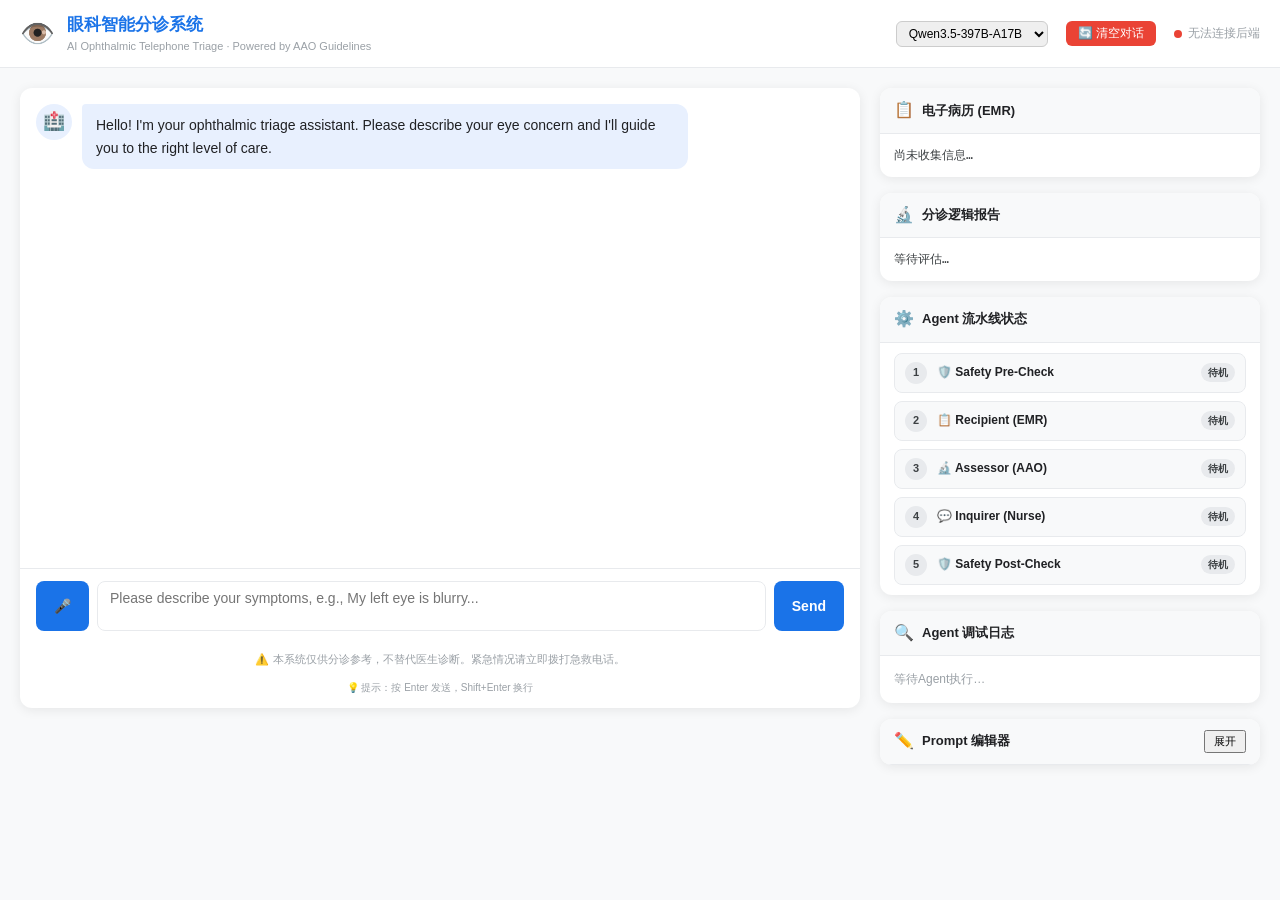
<file: frontend/index.html>
<!DOCTYPE html>
<html lang="zh-CN">
<head>
  <meta charset="UTF-8" />
  <meta name="viewport" content="width=device-width, initial-scale=1.0" />
  <title>眼科智能分诊 · Ophthalmic Triage</title>
  <link rel="stylesheet" href="style.css" />
</head>
<body>
  <!-- ── Header ─────────────────────────────────── -->
  <header class="site-header">
    <div class="header-inner">
      <div class="logo">
        <div class="logo-icon">👁️</div>
        <div>
          <div class="logo-title">眼科智能分诊系统</div>
          <div class="logo-sub">AI Ophthalmic Telephone Triage · Powered by AAO Guidelines</div>
        </div>
      </div>
      <div class="header-status">
        <select id="modelSelect" style="margin-right: 12px; padding: 4px 8px; font-size: 12px; border-radius: 6px; border: 1px solid #ccc;">
          <option value="Qwen/Qwen3.5-4B">Qwen3.5-4B</option>
          <option value="Qwen/Qwen3-8B">Qwen3-8B</option>
          <option value="Qwen/Qwen3.5-9B">Qwen3.5-9B</option>
          <option value="Qwen/Qwen3.5-27B">Qwen3.5-27B</option>
          <option value="Qwen/Qwen3.5-122B-A10B">Qwen3.5-122B-A10B</option>
          <option value="Qwen/Qwen3-235B-A22B-Instruct-2507">Qwen3-235B-A22B</option>
          <option value="Qwen/Qwen3.5-397B-A17B" selected>Qwen3.5-397B-A17B</option>
        </select>
        <button id="clearBtn" style="margin-right: 12px; padding: 4px 12px; font-size: 12px; cursor: pointer; background: #ea4335; color: white; border: none; border-radius: 6px;">🔄 清空对话</button>
        <span class="status-dot" id="statusDot"></span>
        <span id="statusLabel">正在连接…</span>
      </div>
    </div>
  </header>

  <!-- ── Main layout ────────────────────────────── -->
  <main class="main-layout">

    <!-- Chat column -->
    <section class="chat-column">
      <div class="chat-card">
        <!-- Triage badge -->
        <div class="triage-badge" id="triageBadge" style="display:none">
          <span class="badge-label">当前分诊等级</span>
          <span class="badge-value" id="triageLevel">—</span>
        </div>

        <!-- Messages -->
        <div class="messages" id="messages">
          <div class="msg assistant">
            <div class="msg-avatar">🏥</div>
            <div class="msg-bubble">
              <p>Hello! I'm your ophthalmic triage assistant. Please describe your eye concern and I'll guide you to the right level of care.</p>
            </div>
          </div>
        </div>

        <!-- Typing indicator -->
        <div class="typing-row" id="typingRow" style="display:none">
          <div class="typing-dot"></div>
          <div class="typing-dot"></div>
          <div class="typing-dot"></div>
          <span>正在分析…</span>
        </div>

        <!-- Input -->
        <div class="input-area">
          <button id="voiceBtn" class="voice-btn" title="语音输入">🎤</button>
          <textarea
            id="userInput"
            placeholder="Please describe your symptoms, e.g., My left eye is blurry..."
            rows="2"
          ></textarea>
          <button id="sendBtn" onclick="sendMessage()">
            <span id="sendIcon">Send</span>
          </button>
        </div>

        <!-- Disclaimer -->
        <p class="disclaimer">
          ⚠️ 本系统仅供分诊参考，不替代医生诊断。紧急情况请立即拨打急救电话。
        </p>
        <p class="disclaimer" style="margin-top: -8px; font-size: 10px;">
          💡 提示：按 Enter 发送，Shift+Enter 换行
        </p>
      </div>

      <!-- Final Disposition Result -->
      <div id="finalResult" class="final-result" style="display: none;">
        <div class="result-header">📋 最终分诊结果</div>
        <div class="result-content">
          <div class="result-section">
            <h4>分诊等级</h4>
            <div id="finalTriageLevel"></div>
          </div>
          <div class="result-section">
            <h4>完整病历 (EMR)</h4>
            <pre id="finalEmr"></pre>
          </div>
          <div class="result-section">
            <h4>分诊报告</h4>
            <pre id="finalReport"></pre>
          </div>
        </div>
      </div>
    </section>

    <!-- Sidebar column -->
    <aside class="sidebar-column">

      <!-- EMR card -->
      <div class="side-card">
        <div class="side-card-title">
          <span class="side-icon">📋</span> 电子病历 (EMR)
        </div>
        <pre id="emrContent" class="code-block">尚未收集信息…</pre>
      </div>

      <!-- Triage report card -->
      <div class="side-card">
        <div class="side-card-title">
          <span class="side-icon">🔬</span> 分诊逻辑报告
        </div>
        <pre id="reportContent" class="code-block">等待评估…</pre>
      </div>

      <!-- Pipeline card -->
      <div class="side-card">
        <div class="side-card-title">
          <span class="side-icon">⚙️</span> Agent 流水线状态
        </div>
        <div id="pipelineSteps" class="pipeline-steps">
          <div class="pipeline-idle">等待首条消息…</div>
        </div>
      </div>

      <!-- Agent Debug card -->
      <div class="side-card">
        <div class="side-card-title">
          <span class="side-icon">🔍</span> Agent 调试日志
        </div>
        <div id="agentDebug" class="agent-debug">
          <div class="debug-idle">等待Agent执行…</div>
        </div>
      </div>

      <!-- Prompt Editor card -->
      <div class="side-card">
        <div class="side-card-title">
          <span class="side-icon">✏️</span> Prompt 编辑器
          <button id="togglePromptEditor" style="margin-left: auto; font-size: 11px; padding: 2px 8px; cursor: pointer;">展开</button>
        </div>
        <div id="promptEditor" class="prompt-editor" style="display: none;">
          <div class="prompt-editor-content">
            <select id="agentSelect" style="width: 100%; padding: 6px; margin-bottom: 8px; font-size: 12px;">
              <option value="safety_pre">Safety Pre-Check</option>
              <option value="safety_post">Safety Post-Check</option>
              <option value="recipient">Recipient Agent</option>
              <option value="assessor">Assessor Agent</option>
              <option value="inquirer_auto">Inquirer (Autonomous)</option>
              <option value="inquirer_clinical">Inquirer (Clinical)</option>
            </select>
            <textarea id="promptText" rows="10" style="width: 100%; font-family: monospace; font-size: 11px; padding: 8px;"></textarea>
            <button id="savePrompt" style="margin-top: 8px; padding: 6px 12px; cursor: pointer;">保存 Prompt</button>
            <div id="promptStatus" style="margin-top: 6px; font-size: 11px; color: #666;"></div>
          </div>
        </div>
      </div>

    </aside>
  </main>

  <script src="app.js"></script>
</body>
</html>
</file>
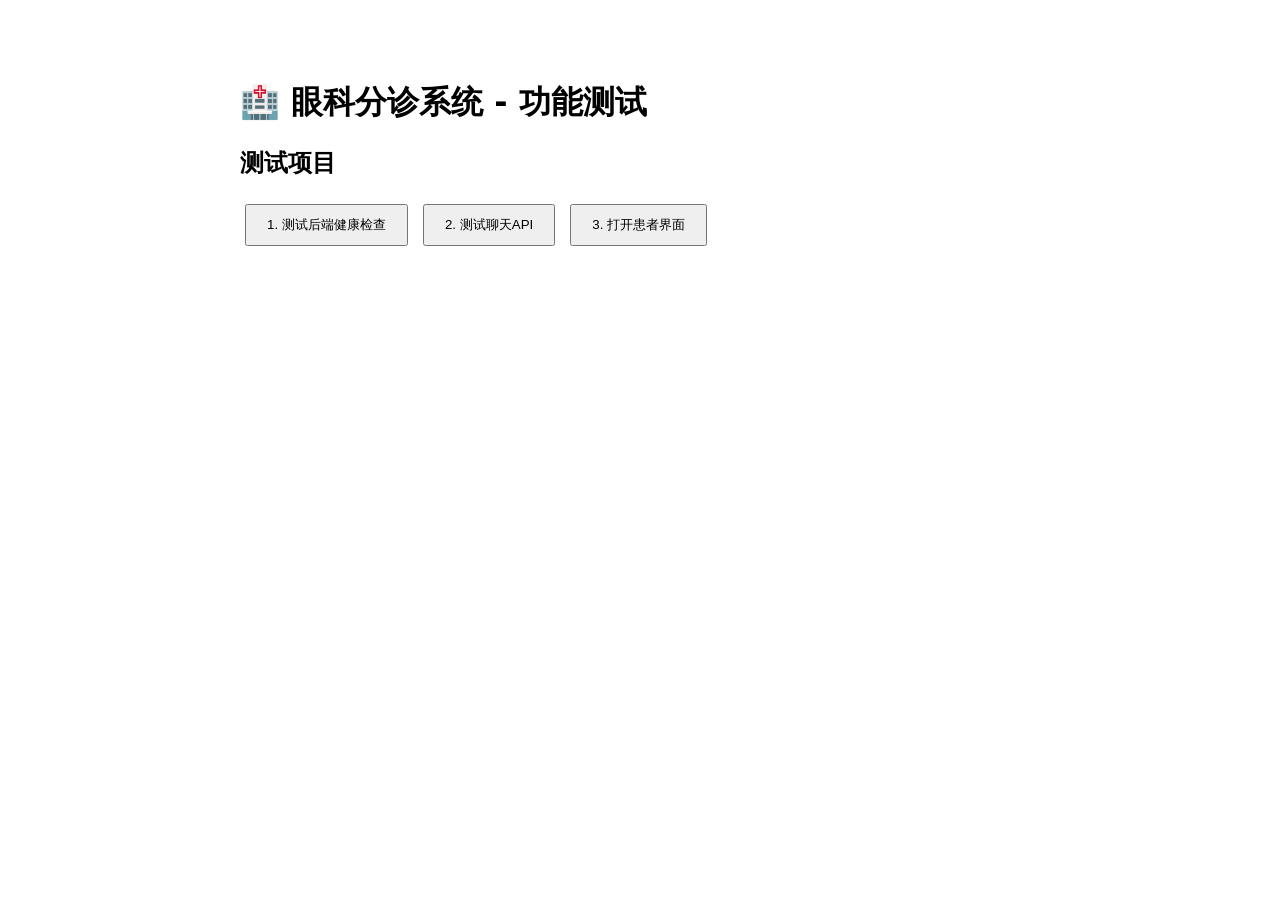
<file: test.html>
<!DOCTYPE html>
<html lang="zh-CN">
<head>
  <meta charset="UTF-8">
  <meta name="viewport" content="width=device-width, initial-scale=1.0">
  <title>眼科分诊系统测试</title>
  <style>
    body { font-family: system-ui; max-width: 800px; margin: 40px auto; padding: 20px; }
    .status { padding: 10px; border-radius: 5px; margin: 10px 0; }
    .success { background: #d4edda; color: #155724; }
    .error { background: #f8d7da; color: #721c24; }
    button { padding: 10px 20px; margin: 5px; cursor: pointer; }
  </style>
</head>
<body>
  <h1>🏥 眼科分诊系统 - 功能测试</h1>

  <div id="status"></div>

  <h2>测试项目</h2>
  <button onclick="testHealth()">1. 测试后端健康检查</button>
  <button onclick="testChat()">2. 测试聊天API</button>
  <button onclick="openFrontend()">3. 打开患者界面</button>

  <div id="results" style="margin-top: 20px; white-space: pre-wrap; font-family: monospace; font-size: 12px;"></div>

  <script>
    const API = 'http://localhost:8000';

    function log(msg, isError = false) {
      const div = document.getElementById('results');
      div.innerHTML += (isError ? '❌ ' : '✅ ') + msg + '\n\n';
    }

    async function testHealth() {
      document.getElementById('results').innerHTML = '';
      try {
        const res = await fetch(`${API}/health`);
        const data = await res.json();
        log(`后端健康检查通过\n模型: ${data.model}\n状态: ${data.status}`);
      } catch (e) {
        log(`后端连接失败: ${e.message}`, true);
      }
    }

    async function testChat() {
      document.getElementById('results').innerHTML = '正在测试聊天功能...\n\n';
      try {
        const res = await fetch(`${API}/chat`, {
          method: 'POST',
          headers: { 'Content-Type': 'application/json' },
          body: JSON.stringify({
            message: '我的右眼很痛',
            conversation_history: [],
            current_emr: null
          })
        });

        const reader = res.body.getReader();
        const decoder = new TextDecoder();
        let buffer = '';
        let stepCount = 0;

        while (true) {
          const {done, value} = await reader.read();
          if (done) break;

          buffer += decoder.decode(value, {stream: true});
          const lines = buffer.split('\n\n');
          buffer = lines.pop();

          for (const line of lines) {
            if (!line.startsWith('data: ')) continue;
            const event = JSON.parse(line.slice(6));

            if (event.type === 'step_done') {
              stepCount++;
              log(`步骤 ${event.step}: ${event.agent} - ${event.status}`);
            }

            if (event.type === 'done') {
              log(`\n最终回复: ${event.response}\n\nEMR状态: ${event.emr_complete ? '完整' : '不完整'}\n分诊等级: ${event.triage_level || '未评估'}`);
            }
          }
        }

        log(`\n✅ 聊天测试完成，共执行 ${stepCount} 个步骤`);
      } catch (e) {
        log(`聊天测试失败: ${e.message}`, true);
      }
    }

    function openFrontend() {
      window.open('frontend/index.html', '_blank');
      log('已在新标签页打开患者界面');
    }
  </script>
</body>
</html>
</file>
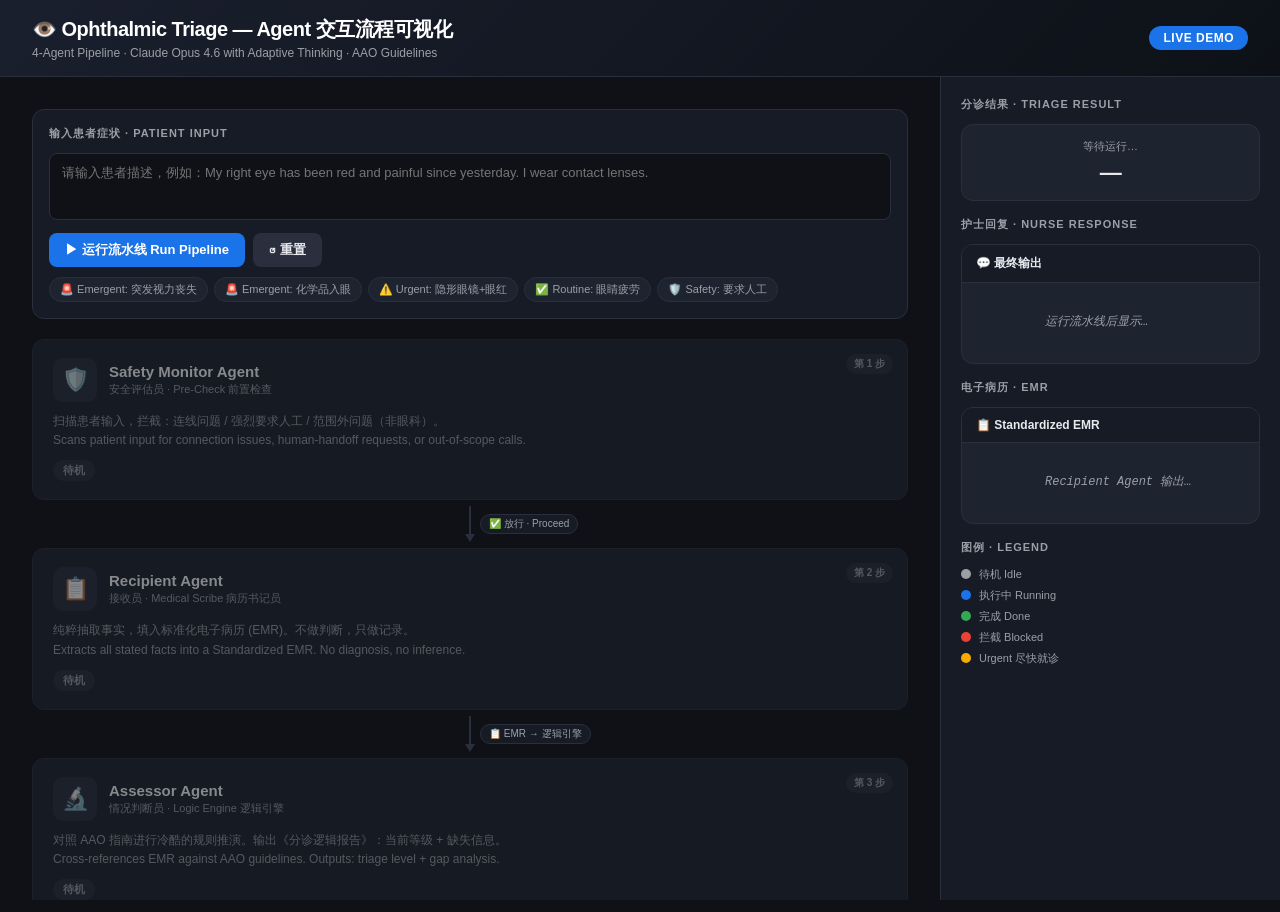
<file: visualization.html>
<!DOCTYPE html>
<html lang="zh-CN">
<head>
<meta charset="UTF-8" />
<meta name="viewport" content="width=device-width, initial-scale=1.0" />
<title>Agent 交互流程可视化 · Ophthalmic Triage Pipeline</title>
<style>
/* ── Reset ──────────────────────────────────── */
*,*::before,*::after{box-sizing:border-box;margin:0;padding:0}
:root{
  --blue:#1a73e8;--blue-d:#1557b0;--blue-lt:#e8f0fe;
  --green:#34a853;--green-lt:#e6f4ea;
  --amber:#f9ab00;--amber-lt:#fef8e1;
  --red:#ea4335;--red-lt:#fce8e6;
  --purple:#9c27b0;--purple-lt:#f3e5f5;
  --gray-50:#f8f9fa;--gray-100:#f1f3f4;--gray-200:#e8eaed;
  --gray-400:#9aa0a6;--gray-700:#3c4043;--gray-900:#202124;
  --r:12px;--sh:0 2px 16px rgba(0,0,0,.1);
}
html,body{height:100%;font-family:-apple-system,BlinkMacSystemFont,'Segoe UI','PingFang SC',sans-serif;background:#0f1117;color:#e8eaed;font-size:14px;overflow-x:hidden}

/* ── Header ─────────────────────────────────── */
header{background:linear-gradient(135deg,#1a1f2e 0%,#0d1117 100%);border-bottom:1px solid #2a2f3e;padding:16px 32px;display:flex;align-items:center;justify-content:space-between}
.h-title{font-size:20px;font-weight:800;color:#fff;letter-spacing:-.5px}
.h-sub{font-size:12px;color:#9aa0a6;margin-top:3px}
.h-badge{background:var(--blue);color:#fff;padding:5px 14px;border-radius:20px;font-size:12px;font-weight:700;letter-spacing:.5px}

/* ── Layout ─────────────────────────────────── */
.page{display:grid;grid-template-columns:1fr 340px;height:calc(100vh - 65px);gap:0}
.canvas{overflow-y:auto;padding:32px}
.panel{background:#161b26;border-left:1px solid #2a2f3e;overflow-y:auto;padding:20px;display:flex;flex-direction:column;gap:16px}

/* ── Section labels ──────────────────────────── */
.section-label{font-size:11px;font-weight:700;color:#9aa0a6;text-transform:uppercase;letter-spacing:1px;margin-bottom:12px}

/* ── Pipeline diagram ────────────────────────── */
.pipeline{display:flex;flex-direction:column;gap:0;position:relative}

/* Agent cards */
.agent-card{
  background:#1e2330;border:1.5px solid #2a2f3e;border-radius:var(--r);
  padding:18px 20px;position:relative;transition:all .4s;
  margin-bottom:0;
}
.agent-card.active{border-color:var(--blue);background:#1a2040;box-shadow:0 0 0 3px rgba(26,115,232,.25)}
.agent-card.done  {border-color:var(--green);background:#1a2a1a}
.agent-card.unsafe{border-color:var(--red);background:#2a1a1a}
.agent-card.idle  {opacity:.5}

.agent-header{display:flex;align-items:center;gap:12px;margin-bottom:10px}
.agent-icon{
  width:44px;height:44px;border-radius:10px;
  display:flex;align-items:center;justify-content:center;
  font-size:22px;flex-shrink:0;
  background:#2a2f3e;
}
.agent-card.active .agent-icon{background:rgba(26,115,232,.2)}
.agent-card.done   .agent-icon{background:rgba(52,168,83,.2)}
.agent-card.unsafe .agent-icon{background:rgba(234,67,53,.2)}

.agent-name{font-size:15px;font-weight:700;color:#fff}
.agent-role{font-size:11px;color:#9aa0a6;margin-top:2px}

.agent-desc{font-size:12px;color:#9aa0a6;line-height:1.6;margin-bottom:10px}

.agent-status-row{display:flex;align-items:center;gap:8px;margin-top:4px}
.status-pill{
  font-size:11px;font-weight:700;padding:3px 10px;border-radius:20px;
  background:#2a2f3e;color:#9aa0a6;transition:all .3s;
}
.status-pill.running {background:rgba(26,115,232,.2);color:var(--blue)}
.status-pill.done    {background:rgba(52,168,83,.2); color:var(--green)}
.status-pill.unsafe  {background:rgba(234,67,53,.2); color:var(--red)}

.agent-output{
  margin-top:10px;background:#0f1117;border:1px solid #2a2f3e;border-radius:8px;
  padding:10px 12px;font-size:11.5px;font-family:'SF Mono','Fira Code',monospace;
  color:#c9d1d9;white-space:pre-wrap;word-break:break-word;
  max-height:120px;overflow-y:auto;line-height:1.6;
  display:none;
}
.agent-card.done .agent-output,
.agent-card.unsafe .agent-output{display:block}

/* Arrow between agents */
.arrow-connector{
  display:flex;flex-direction:column;align-items:center;padding:6px 0;position:relative
}
.arrow-line{
  width:2px;height:28px;background:linear-gradient(to bottom,#2a2f3e,#2a2f3e);
  position:relative;transition:background .5s;
}
.arrow-line.active{background:linear-gradient(to bottom,var(--blue),var(--blue))}
.arrow-line.done  {background:linear-gradient(to bottom,var(--green),var(--green))}

.arrow-label{
  font-size:10px;color:#9aa0a6;background:#161b26;
  padding:2px 8px;border-radius:10px;border:1px solid #2a2f3e;
  position:absolute;white-space:nowrap;
}
.arrow-connector .arrow-label{top:50%;transform:translateY(-50%);left:calc(50% + 10px)}

.arrow-head{
  width:0;height:0;
  border-left:5px solid transparent;
  border-right:5px solid transparent;
  border-top:8px solid #2a2f3e;
  transition:border-top-color .5s;
}
.arrow-head.active{border-top-color:var(--blue)}
.arrow-head.done  {border-top-color:var(--green)}

/* Safety wrapper (wraps both pre+post) */
.safety-badge{
  position:absolute;top:14px;right:14px;
  font-size:10px;font-weight:700;padding:3px 8px;border-radius:10px;
  background:#2a2f3e;color:#9aa0a6;
}
.agent-card .safety-badge{display:block}

/* ── Control bar ─────────────────────────────── */
.controls{
  background:#161b26;border:1px solid #2a2f3e;border-radius:var(--r);
  padding:16px;margin-bottom:20px;
}
.controls textarea{
  width:100%;background:#0f1117;border:1px solid #2a2f3e;border-radius:8px;
  color:#e8eaed;padding:10px 12px;font-size:13px;font-family:inherit;
  resize:none;outline:none;transition:border-color .2s;
}
.controls textarea:focus{border-color:var(--blue)}
.controls-btns{display:flex;gap:8px;margin-top:10px}
.btn{
  padding:8px 16px;border-radius:8px;font-size:13px;font-weight:600;
  cursor:pointer;border:none;transition:all .2s;
}
.btn-primary{background:var(--blue);color:#fff}
.btn-primary:hover{background:var(--blue-d)}
.btn-primary:disabled{opacity:.4;cursor:not-allowed}
.btn-ghost{background:#2a2f3e;color:#e8eaed}
.btn-ghost:hover{background:#3a3f4e}

/* Demo scenarios */
.scenarios{margin-top:10px;display:flex;flex-wrap:wrap;gap:6px}
.scenario-btn{
  font-size:11px;padding:4px 10px;border-radius:20px;border:1px solid #2a2f3e;
  background:#1e2330;color:#9aa0a6;cursor:pointer;transition:all .2s;
}
.scenario-btn:hover{border-color:var(--blue);color:var(--blue)}

/* ── Side panel ──────────────────────────────── */
.panel-card{background:#1e2330;border:1px solid #2a2f3e;border-radius:var(--r);overflow:hidden}
.panel-card-title{
  padding:10px 14px;font-size:12px;font-weight:700;
  border-bottom:1px solid #2a2f3e;background:#161b26;
  display:flex;align-items:center;gap:8px;color:#e8eaed
}
.panel-card-body{padding:12px 14px;font-size:11.5px;font-family:'SF Mono','Fira Code',monospace;
  white-space:pre-wrap;word-break:break-word;color:#c9d1d9;line-height:1.6;
  max-height:220px;overflow-y:auto;
}
.empty-hint{color:#9aa0a6;font-style:italic;font-family:inherit;font-size:12px}

/* Triage result */
.triage-result{
  padding:14px;border-radius:var(--r);border:1.5px solid #2a2f3e;
  background:#1e2330;text-align:center;
}
.triage-result.EMERGENT{border-color:var(--red);background:rgba(234,67,53,.1)}
.triage-result.URGENT  {border-color:var(--amber);background:rgba(249,171,0,.1)}
.triage-result.ROUTINE {border-color:var(--green);background:rgba(52,168,83,.1)}

.triage-result-label{font-size:11px;color:#9aa0a6;margin-bottom:6px}
.triage-result-value{font-size:22px;font-weight:900;letter-spacing:-.5px}
.EMERGENT .triage-result-value{color:var(--red)}
.URGENT   .triage-result-value{color:var(--amber)}
.ROUTINE  .triage-result-value{color:var(--green)}

/* Legend */
.legend{display:flex;flex-direction:column;gap:6px}
.legend-row{display:flex;align-items:center;gap:8px;font-size:11px;color:#9aa0a6}
.legend-dot{width:10px;height:10px;border-radius:50%;flex-shrink:0}

/* Animate pulse */
@keyframes pulse{0%,100%{opacity:1}50%{opacity:.4}}
.pulsing{animation:pulse 1.2s infinite}

/* Spinner */
.spinner{
  width:14px;height:14px;border:2px solid #2a2f3e;
  border-top-color:var(--blue);border-radius:50%;
  animation:spin .7s linear infinite;display:inline-block;vertical-align:middle;margin-right:6px;
}
@keyframes spin{to{transform:rotate(360deg)}}

/* Scrollbar styling */
::-webkit-scrollbar{width:5px}
::-webkit-scrollbar-track{background:#0f1117}
::-webkit-scrollbar-thumb{background:#2a2f3e;border-radius:3px}
</style>
</head>
<body>

<header>
  <div>
    <div class="h-title">👁️ Ophthalmic Triage — Agent 交互流程可视化</div>
    <div class="h-sub">4-Agent Pipeline · Claude Opus 4.6 with Adaptive Thinking · AAO Guidelines</div>
  </div>
  <div class="h-badge">LIVE DEMO</div>
</header>

<div class="page">

  <!-- ── Canvas (pipeline diagram) ───────────── -->
  <div class="canvas">

    <!-- Controls -->
    <div class="controls">
      <div class="section-label">输入患者症状 · Patient Input</div>
      <textarea id="demoInput" rows="3"
        placeholder="请输入患者描述，例如：My right eye has been red and painful since yesterday. I wear contact lenses."
      ></textarea>
      <div class="controls-btns">
        <button class="btn btn-primary" id="runBtn" onclick="runPipeline()">
          ▶ 运行流水线 Run Pipeline
        </button>
        <button class="btn btn-ghost" onclick="resetPipeline()">↺ 重置</button>
      </div>
      <!-- Preset scenarios -->
      <div class="scenarios">
        <button class="scenario-btn" onclick="setScenario('emergent1')">🚨 Emergent: 突发视力丧失</button>
        <button class="scenario-btn" onclick="setScenario('emergent2')">🚨 Emergent: 化学品入眼</button>
        <button class="scenario-btn" onclick="setScenario('urgent1')">⚠️ Urgent: 隐形眼镜+眼红</button>
        <button class="scenario-btn" onclick="setScenario('routine1')">✅ Routine: 眼睛疲劳</button>
        <button class="scenario-btn" onclick="setScenario('safety1')">🛡️ Safety: 要求人工</button>
      </div>
    </div>

    <!-- Pipeline diagram -->
    <div class="pipeline" id="pipeline">

      <!-- ① Safety Pre-check -->
      <div class="agent-card idle" id="card-safety-pre">
        <span class="safety-badge">第 1 步</span>
        <div class="agent-header">
          <div class="agent-icon">🛡️</div>
          <div>
            <div class="agent-name">Safety Monitor Agent</div>
            <div class="agent-role">安全评估员 · Pre-Check 前置检查</div>
          </div>
        </div>
        <div class="agent-desc">
          扫描患者输入，拦截：连线问题 / 强烈要求人工 / 范围外问题（非眼科）。<br/>
          Scans patient input for connection issues, human-handoff requests, or out-of-scope calls.
        </div>
        <div class="agent-status-row">
          <span class="status-pill" id="status-safety-pre">待机</span>
        </div>
        <pre class="agent-output" id="out-safety-pre"></pre>
      </div>

      <!-- Arrow 1→2 -->
      <div class="arrow-connector" id="arrow-1">
        <div class="arrow-line" id="aline-1"></div>
        <span class="arrow-label">✅ 放行 · Proceed</span>
        <div class="arrow-head" id="ahead-1"></div>
      </div>

      <!-- ② Recipient Agent -->
      <div class="agent-card idle" id="card-recipient">
        <span class="safety-badge">第 2 步</span>
        <div class="agent-header">
          <div class="agent-icon">📋</div>
          <div>
            <div class="agent-name">Recipient Agent</div>
            <div class="agent-role">接收员 · Medical Scribe 病历书记员</div>
          </div>
        </div>
        <div class="agent-desc">
          纯粹抽取事实，填入标准化电子病历 (EMR)。不做判断，只做记录。<br/>
          Extracts all stated facts into a Standardized EMR. No diagnosis, no inference.
        </div>
        <div class="agent-status-row">
          <span class="status-pill" id="status-recipient">待机</span>
        </div>
        <pre class="agent-output" id="out-recipient"></pre>
      </div>

      <!-- Arrow 2→3 -->
      <div class="arrow-connector" id="arrow-2">
        <div class="arrow-line" id="aline-2"></div>
        <span class="arrow-label">📋 EMR → 逻辑引擎</span>
        <div class="arrow-head" id="ahead-2"></div>
      </div>

      <!-- ③ Assessor Agent -->
      <div class="agent-card idle" id="card-assessor">
        <span class="safety-badge">第 3 步</span>
        <div class="agent-header">
          <div class="agent-icon">🔬</div>
          <div>
            <div class="agent-name">Assessor Agent</div>
            <div class="agent-role">情况判断员 · Logic Engine 逻辑引擎</div>
          </div>
        </div>
        <div class="agent-desc">
          对照 AAO 指南进行冷酷的规则推演。输出《分诊逻辑报告》：当前等级 + 缺失信息。<br/>
          Cross-references EMR against AAO guidelines. Outputs: triage level + gap analysis.
        </div>
        <div class="agent-status-row">
          <span class="status-pill" id="status-assessor">待机</span>
        </div>
        <pre class="agent-output" id="out-assessor"></pre>
      </div>

      <!-- Arrow 3→4 -->
      <div class="arrow-connector" id="arrow-3">
        <div class="arrow-line" id="aline-3"></div>
        <span class="arrow-label">📊 报告 → 问诊员</span>
        <div class="arrow-head" id="ahead-3"></div>
      </div>

      <!-- ④ Inquirer Agent -->
      <div class="agent-card idle" id="card-inquirer">
        <span class="safety-badge">第 4 步</span>
        <div class="agent-header">
          <div class="agent-icon">💬</div>
          <div>
            <div class="agent-name">Inquirer Agent</div>
            <div class="agent-role">问诊员 · Voice of the Nurse 护士之声</div>
          </div>
        </div>
        <div class="agent-desc">
          将"缺失信息"翻译成一句自然、共情的护士问话（或结案话术）。<br/>
          Translates Gap Analysis into ONE empathetic, natural nurse question or disposition.
        </div>
        <div class="agent-status-row">
          <span class="status-pill" id="status-inquirer">待机</span>
        </div>
        <pre class="agent-output" id="out-inquirer"></pre>
      </div>

      <!-- Arrow 4→5 -->
      <div class="arrow-connector" id="arrow-4">
        <div class="arrow-line" id="aline-4"></div>
        <span class="arrow-label">💬 草稿 → 安全审核</span>
        <div class="arrow-head" id="ahead-4"></div>
      </div>

      <!-- ⑤ Safety Post-check -->
      <div class="agent-card idle" id="card-safety-post">
        <span class="safety-badge">第 5 步</span>
        <div class="agent-header">
          <div class="agent-icon">🛡️</div>
          <div>
            <div class="agent-name">Safety Monitor Agent</div>
            <div class="agent-role">安全评估员 · Post-Check 后置检查</div>
          </div>
        </div>
        <div class="agent-desc">
          扫描 AI 草稿回复，拦截任何隐含诊断或违规建议后，才允许输出给患者。<br/>
          Scans AI draft for hallucinated diagnoses or unsafe advice before delivery.
        </div>
        <div class="agent-status-row">
          <span class="status-pill" id="status-safety-post">待机</span>
        </div>
        <pre class="agent-output" id="out-safety-post"></pre>
      </div>

    </div><!-- /pipeline -->
  </div><!-- /canvas -->

  <!-- ── Side panel ──────────────────────────── -->
  <div class="panel">

    <!-- Triage result -->
    <div>
      <div class="section-label">分诊结果 · Triage Result</div>
      <div class="triage-result" id="triageResultCard">
        <div class="triage-result-label">等待运行…</div>
        <div class="triage-result-value" id="triageResultVal">—</div>
      </div>
    </div>

    <!-- Nurse response -->
    <div>
      <div class="section-label">护士回复 · Nurse Response</div>
      <div class="panel-card">
        <div class="panel-card-title">💬 最终输出</div>
        <div class="panel-card-body" id="nurseResponse">
          <span class="empty-hint">运行流水线后显示…</span>
        </div>
      </div>
    </div>

    <!-- EMR -->
    <div>
      <div class="section-label">电子病历 · EMR</div>
      <div class="panel-card">
        <div class="panel-card-title">📋 Standardized EMR</div>
        <div class="panel-card-body" id="emrOutput">
          <span class="empty-hint">Recipient Agent 输出…</span>
        </div>
      </div>
    </div>

    <!-- Legend -->
    <div>
      <div class="section-label">图例 · Legend</div>
      <div class="legend">
        <div class="legend-row"><div class="legend-dot" style="background:var(--gray-400)"></div>待机 Idle</div>
        <div class="legend-row"><div class="legend-dot" style="background:var(--blue)"></div>执行中 Running</div>
        <div class="legend-row"><div class="legend-dot" style="background:var(--green)"></div>完成 Done</div>
        <div class="legend-row"><div class="legend-dot" style="background:var(--red)"></div>拦截 Blocked</div>
        <div class="legend-row"><div class="legend-dot" style="background:var(--amber)"></div>Urgent 尽快就诊</div>
      </div>
    </div>

  </div><!-- /panel -->
</div><!-- /page -->

<script>
/* ── Pipeline state ───────────────────────────── */
const API = "http://localhost:8000";

const SCENARIOS = {
  emergent1: "My left eye suddenly went completely dark about 30 minutes ago. I can't see anything in it. No pain. No injury.",
  emergent2: "I got bleach splashed in both eyes while cleaning the bathroom. It happened about 10 minutes ago. They're burning badly.",
  urgent1:   "I wear contact lenses and my right eye has been really red and a bit painful since this morning.",
  routine1:  "My eyes feel tired and dry after staring at the computer all day. It's been going on for a few weeks.",
  safety1:   "I want to speak to a real doctor, not a machine. Transfer me now.",
};

function setScenario(key) {
  document.getElementById("demoInput").value = SCENARIOS[key];
}

/* ── Visual helpers ───────────────────────────── */
const CARDS = ["safety-pre","recipient","assessor","inquirer","safety-post"];
const ARROWS = [1,2,3,4];

function resetPipeline() {
  CARDS.forEach(id => {
    const card = document.getElementById(`card-${id}`);
    card.className = "agent-card idle";
    document.getElementById(`status-${id}`).className = "status-pill";
    document.getElementById(`status-${id}`).textContent = "待机";
    document.getElementById(`out-${id}`).textContent = "";
  });
  ARROWS.forEach(i => {
    document.getElementById(`aline-${i}`).className = "arrow-line";
    document.getElementById(`ahead-${i}`).className = "arrow-head";
  });
  document.getElementById("triageResultCard").className = "triage-result";
  document.getElementById("triageResultVal").textContent = "—";
  document.getElementById("triageResultCard").querySelector(".triage-result-label").textContent = "等待运行…";
  document.getElementById("nurseResponse").innerHTML = '<span class="empty-hint">运行流水线后显示…</span>';
  document.getElementById("emrOutput").innerHTML = '<span class="empty-hint">Recipient Agent 输出…</span>';
  document.getElementById("runBtn").disabled = false;
}

function setCardRunning(id) {
  document.getElementById(`card-${id}`).className = "agent-card active";
  const s = document.getElementById(`status-${id}`);
  s.className = "status-pill running";
  s.innerHTML = '<span class="spinner"></span>执行中…';
}

function setCardDone(id, outputText) {
  document.getElementById(`card-${id}`).className = "agent-card done";
  const s = document.getElementById(`status-${id}`);
  s.className = "status-pill done";
  s.textContent = "✓ 完成";
  const out = document.getElementById(`out-${id}`);
  out.textContent = outputText || "";
}

function setCardUnsafe(id, outputText) {
  document.getElementById(`card-${id}`).className = "agent-card unsafe";
  const s = document.getElementById(`status-${id}`);
  s.className = "status-pill unsafe";
  s.textContent = "⛔ 拦截";
  const out = document.getElementById(`out-${id}`);
  out.textContent = outputText || "";
}

function activateArrow(i) {
  document.getElementById(`aline-${i}`).className = "arrow-line active";
  document.getElementById(`ahead-${i}`).className = "arrow-head active";
}

function doneArrow(i) {
  document.getElementById(`aline-${i}`).className = "arrow-line done";
  document.getElementById(`ahead-${i}`).className = "arrow-head done";
}

function delay(ms) { return new Promise(r => setTimeout(r, ms)); }

/* ── Main pipeline runner ─────────────────────── */
async function runPipeline() {
  const input = document.getElementById("demoInput").value.trim();
  if (!input) { alert("请先输入患者症状"); return; }

  resetPipeline();
  document.getElementById("runBtn").disabled = true;

  // Step 1: Safety pre-check (visual)
  await delay(300);
  setCardRunning("safety-pre");

  let data;
  try {
    const res = await fetch(`${API}/chat`, {
      method: "POST",
      headers: {"Content-Type":"application/json"},
      body: JSON.stringify({ message: input, conversation_history: [], current_emr: "" }),
    });
    if (!res.ok) throw new Error(`HTTP ${res.status}`);
    data = await res.json();
  } catch(e) {
    setCardUnsafe("safety-pre", `❌ 无法连接到后端 API\n\n请先启动后端服务：\n  cd backend\n  python main.py\n\n错误：${e.message}`);
    document.getElementById("runBtn").disabled = false;
    return;
  }

  // Animate each step from pipeline_steps
  const steps = data.pipeline_steps || [];

  for (const step of steps) {
    const idMap = {
      "Safety Monitor": step.phase.toLowerCase().includes("pre") ? "safety-pre" : "safety-post",
      "Recipient Agent": "recipient",
      "Assessor Agent":  "assessor",
      "Inquirer Agent":  "inquirer",
    };
    const cardId = idMap[step.agent] || null;
    if (!cardId) continue;

    const arrowIdx = steps.indexOf(step); // 0-based index
    if (arrowIdx > 0) {
      activateArrow(arrowIdx);
      await delay(200);
    }

    setCardRunning(cardId);
    await delay(400);

    const truncated = step.detail.length > 500 ? step.detail.slice(0, 500) + "\n…[truncated]" : step.detail;

    if (step.status === "UNSAFE") {
      setCardUnsafe(cardId, truncated);
      if (arrowIdx > 0) doneArrow(arrowIdx);
      break;
    } else {
      setCardDone(cardId, truncated);
      if (arrowIdx > 0) doneArrow(arrowIdx);
    }
    await delay(300);
  }

  // Update side panel
  document.getElementById("emrOutput").textContent = data.emr || "—";
  document.getElementById("nurseResponse").textContent = data.response || "—";

  // Triage result
  const level = data.triage_level;
  const card  = document.getElementById("triageResultCard");
  const val   = document.getElementById("triageResultVal");
  const lbl   = card.querySelector(".triage-result-label");

  if (level && level !== "INCOMPLETE" && level !== "None") {
    card.className = `triage-result ${level}`;
    const labels = {
      EMERGENT: { v: "🚨 EMERGENT", l: "紧急 — 立即就诊" },
      URGENT:   { v: "⚠️ URGENT",   l: "尽快 — 24小时内就诊" },
      ROUTINE:  { v: "✅ ROUTINE",  l: "常规 — 预约门诊" },
    };
    val.textContent = labels[level]?.v || level;
    lbl.textContent = labels[level]?.l || "";
  } else {
    val.textContent = "INCOMPLETE";
    lbl.textContent = "还需更多信息";
  }

  document.getElementById("runBtn").disabled = false;
}
</script>
</body>
</html>
</file>
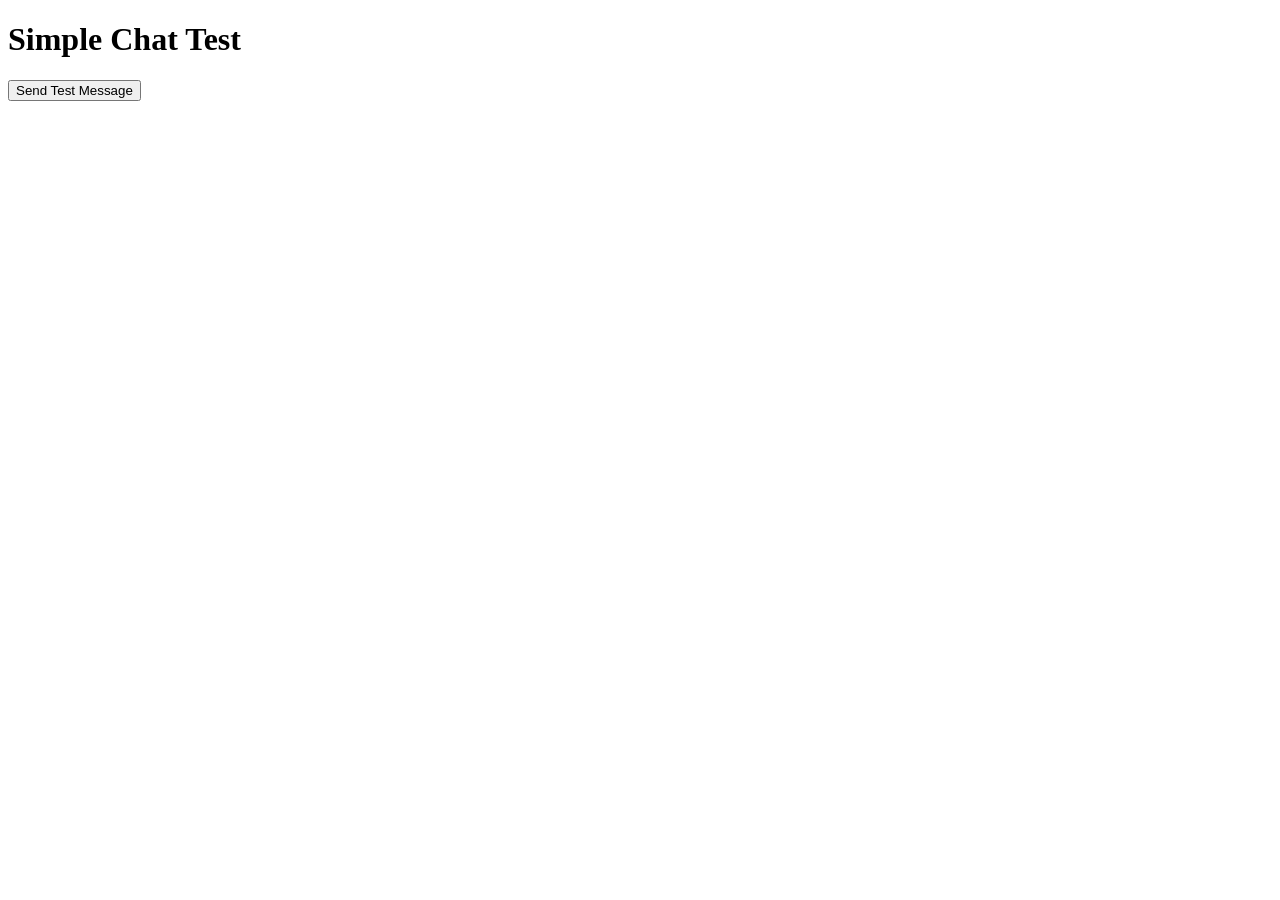
<file: frontend/test-simple.html>
<!DOCTYPE html>
<html>
<head>
    <meta charset="UTF-8">
    <title>Simple Test</title>
</head>
<body>
    <h1>Simple Chat Test</h1>
    <button onclick="testChat()">Send Test Message</button>
    <div id="output"></div>

    <script>
    async function testChat() {
        const output = document.getElementById('output');
        output.innerHTML = 'Sending...';

        try {
            const res = await fetch('http://localhost:8000/chat', {
                method: 'POST',
                headers: {'Content-Type': 'application/json'},
                body: JSON.stringify({
                    message: 'My left eye hurts',
                    history: [],
                    currentEmr: null
                })
            });

            const reader = res.body.getReader();
            const decoder = new TextDecoder();
            let buffer = '';
            let steps = [];

            while (true) {
                const {done, value} = await reader.read();
                if (done) break;

                buffer += decoder.decode(value, {stream: true});
                const lines = buffer.split('\n\n');
                buffer = lines.pop();

                for (const line of lines) {
                    if (line.startsWith('data: ')) {
                        const data = JSON.parse(line.slice(6));
                        if (data.type === 'step_done') {
                            steps.push(`Step ${data.step}: ${data.agent} - ${data.status}`);
                        }
                        if (data.type === 'done') {
                            steps.push(`DONE: ${data.response.substring(0, 50)}...`);
                        }
                    }
                }
            }

            output.innerHTML = steps.join('<br>');
        } catch (e) {
            output.innerHTML = 'Error: ' + e.message;
        }
    }
    </script>
</body>
</html>
</file>
<file: frontend/style.css>
/* ─────────────────────────────────────────────
   Reset & Base
───────────────────────────────────────────── */
*, *::before, *::after { box-sizing: border-box; margin: 0; padding: 0; }

:root {
  --blue:     #1a73e8;
  --blue-lt:  #e8f0fe;
  --green:    #34a853;
  --green-lt: #e6f4ea;
  --amber:    #f9ab00;
  --amber-lt: #fef8e1;
  --red:      #ea4335;
  --red-lt:   #fce8e6;
  --gray-50:  #f8f9fa;
  --gray-100: #f1f3f4;
  --gray-200: #e8eaed;
  --gray-400: #9aa0a6;
  --gray-700: #3c4043;
  --gray-900: #202124;
  --radius:   12px;
  --shadow:   0 2px 12px rgba(0,0,0,.08);
}

html, body {
  height: 100%;
  font-family: -apple-system, BlinkMacSystemFont, 'Segoe UI', 'PingFang SC', 'Microsoft YaHei', sans-serif;
  background: var(--gray-50);
  color: var(--gray-900);
  font-size: 14px;
  line-height: 1.55;
}

/* ─────────────────────────────────────────────
   Header
───────────────────────────────────────────── */
.site-header {
  background: #fff;
  border-bottom: 1px solid var(--gray-200);
  position: sticky;
  top: 0;
  z-index: 100;
}
.header-inner {
  max-width: 1280px;
  margin: 0 auto;
  padding: 12px 20px;
  display: flex;
  align-items: center;
  justify-content: space-between;
  gap: 16px;
}
.logo { display: flex; align-items: center; gap: 12px; }
.logo-icon { font-size: 28px; }
.logo-title { font-size: 17px; font-weight: 700; color: var(--blue); }
.logo-sub { font-size: 11px; color: var(--gray-400); }

.header-status { display: flex; align-items: center; gap: 6px; font-size: 12px; color: var(--gray-400); }
.status-dot {
  width: 8px; height: 8px; border-radius: 50%;
  background: var(--gray-400);
  transition: background .3s;
}
.status-dot.online  { background: var(--green); }
.status-dot.offline { background: var(--red); }

/* ─────────────────────────────────────────────
   Layout
───────────────────────────────────────────── */
.main-layout {
  max-width: 1280px;
  margin: 20px auto;
  padding: 0 20px 40px;
  display: grid;
  grid-template-columns: 1fr 380px;
  gap: 20px;
  align-items: start;
}
@media (max-width: 900px) {
  .main-layout { grid-template-columns: 1fr; }
}

/* ─────────────────────────────────────────────
   Chat Card
───────────────────────────────────────────── */
.chat-card {
  background: #fff;
  border-radius: var(--radius);
  box-shadow: var(--shadow);
  display: flex;
  flex-direction: column;
  overflow: hidden;
}

/* Triage badge */
.triage-badge {
  display: flex;
  align-items: center;
  gap: 8px;
  padding: 8px 16px;
  border-bottom: 1px solid var(--gray-200);
  font-size: 12px;
}
.badge-label { color: var(--gray-400); }
.badge-value {
  font-weight: 700;
  padding: 2px 10px;
  border-radius: 20px;
  background: var(--gray-100);
  color: var(--gray-700);
}
.badge-value.EMERGENT { background: var(--red-lt);   color: var(--red); }
.badge-value.URGENT   { background: var(--amber-lt); color: #b06000; }
.badge-value.ROUTINE  { background: var(--green-lt); color: var(--green); }

/* Messages */
.messages {
  height: 480px;
  overflow-y: auto;
  padding: 16px;
  display: flex;
  flex-direction: column;
  gap: 12px;
}

.msg {
  display: flex;
  align-items: flex-start;
  gap: 10px;
  animation: fadeIn .25s ease;
}
.msg.user { flex-direction: row-reverse; }
.msg-avatar {
  width: 36px; height: 36px;
  border-radius: 50%;
  background: var(--blue-lt);
  display: flex; align-items: center; justify-content: center;
  font-size: 18px;
  flex-shrink: 0;
}
.msg.user .msg-avatar { background: var(--gray-100); }

.msg-bubble {
  max-width: 75%;
  padding: 10px 14px;
  border-radius: 12px;
  line-height: 1.6;
}
.msg.assistant .msg-bubble {
  background: var(--blue-lt);
  border-top-left-radius: 4px;
}
.msg.user .msg-bubble {
  background: var(--blue);
  color: #fff;
  border-top-right-radius: 4px;
}
.msg-note { margin-top: 6px; font-size: 12px; opacity: .7; font-style: italic; }

/* Emergent/urgent alert messages */
.msg.emergent .msg-bubble { background: var(--red-lt); border-left: 3px solid var(--red); }
.msg.urgent   .msg-bubble { background: var(--amber-lt); border-left: 3px solid var(--amber); }
.msg.routine  .msg-bubble { background: var(--green-lt); border-left: 3px solid var(--green); }

/* Typing indicator */
.typing-row {
  display: flex;
  align-items: center;
  gap: 6px;
  padding: 4px 16px 8px;
  color: var(--gray-400);
  font-size: 12px;
}
.typing-dot {
  width: 7px; height: 7px; border-radius: 50%;
  background: var(--gray-400);
  animation: bounce .9s infinite;
}
.typing-dot:nth-child(2) { animation-delay: .15s; }
.typing-dot:nth-child(3) { animation-delay: .30s; }

/* Input area */
.input-area {
  display: flex;
  gap: 8px;
  padding: 12px 16px;
  border-top: 1px solid var(--gray-200);
  background: #fff;
}
.voice-btn {
  background: var(--blue);
  color: #fff;
  border: none;
  border-radius: 8px;
  padding: 0 12px;
  font-size: 18px;
  cursor: pointer;
  transition: background .2s;
}
.voice-btn:hover { background: #1557b0; }
.input-area textarea {
  flex: 1;
  resize: none;
  border: 1px solid var(--gray-200);
  border-radius: 8px;
  padding: 8px 12px;
  font-size: 14px;
  font-family: inherit;
  outline: none;
  transition: border-color .2s;
}
.input-area textarea:focus { border-color: var(--blue); }
.input-area button {
  background: var(--blue);
  color: #fff;
  border: none;
  border-radius: 8px;
  padding: 0 18px;
  font-size: 14px;
  font-weight: 600;
  cursor: pointer;
  transition: background .2s, opacity .2s;
  white-space: nowrap;
}
.input-area button:hover { background: #1557b0; }
.input-area button:disabled { opacity: .5; cursor: not-allowed; }

.disclaimer {
  font-size: 11px;
  color: var(--gray-400);
  text-align: center;
  padding: 8px 16px 12px;
}

/* Final Result */
.final-result {
  margin-top: 20px;
  background: #fff;
  border-radius: var(--radius);
  box-shadow: var(--shadow);
  overflow: hidden;
}
.result-header {
  background: var(--blue);
  color: #fff;
  padding: 12px 16px;
  font-weight: 700;
  font-size: 15px;
}
.result-content {
  padding: 16px;
}
.result-section {
  margin-bottom: 16px;
}
.result-section h4 {
  font-size: 13px;
  color: var(--gray-700);
  margin-bottom: 8px;
}
.result-section pre {
  background: var(--gray-50);
  padding: 12px;
  border-radius: 6px;
  font-size: 11px;
  white-space: pre-wrap;
  word-break: break-word;
}
.triage-badge-large {
  display: inline-block;
  padding: 8px 16px;
  border-radius: 8px;
  font-weight: 700;
  font-size: 14px;
}
.triage-badge-large.EMERGENT { background: var(--red-lt); color: var(--red); }
.triage-badge-large.URGENT { background: var(--amber-lt); color: #b06000; }
.triage-badge-large.ROUTINE { background: var(--green-lt); color: var(--green); }

/* ─────────────────────────────────────────────
   Sidebar Cards
───────────────────────────────────────────── */
.sidebar-column { display: flex; flex-direction: column; gap: 16px; }

.side-card {
  background: #fff;
  border-radius: var(--radius);
  box-shadow: var(--shadow);
  overflow: hidden;
}
.side-card-title {
  display: flex;
  align-items: center;
  gap: 8px;
  padding: 10px 14px;
  font-weight: 700;
  font-size: 13px;
  border-bottom: 1px solid var(--gray-200);
  background: var(--gray-50);
}
.side-icon { font-size: 16px; }

.code-block {
  padding: 12px 14px;
  font-size: 11.5px;
  font-family: 'SF Mono', 'Fira Code', monospace;
  white-space: pre-wrap;
  word-break: break-word;
  color: var(--gray-700);
  max-height: 240px;
  overflow-y: auto;
  line-height: 1.6;
}

/* Pipeline steps */
.pipeline-steps { padding: 10px 14px; display: flex; flex-direction: column; gap: 8px; }
.pipeline-idle { color: var(--gray-400); font-size: 12px; padding: 4px 0; }

/* Agent Debug */
.agent-debug { padding: 10px 14px; max-height: 400px; overflow-y: auto; font-size: 11px; }
.debug-idle { color: var(--gray-400); font-size: 12px; padding: 4px 0; }
.debug-entry { margin-bottom: 12px; padding: 8px; background: var(--gray-50); border-radius: 6px; border-left: 3px solid var(--blue); }
.debug-entry.safety { border-left-color: var(--green); }
.debug-entry.recipient { border-left-color: #9c27b0; }
.debug-entry.assessor { border-left-color: #ff9800; }
.debug-entry.inquirer { border-left-color: #2196f3; }
.debug-header { font-weight: 700; color: var(--gray-700); margin-bottom: 4px; }
.debug-label { font-weight: 600; color: var(--gray-600); margin-top: 6px; margin-bottom: 2px; font-size: 10px; }
.debug-content { font-family: 'SF Mono', monospace; white-space: pre-wrap; word-break: break-word; color: var(--gray-600); line-height: 1.4; }

/* Prompt Editor */
.prompt-editor { padding: 10px 14px; }
.prompt-editor-content textarea { border: 1px solid var(--gray-200); border-radius: 6px; resize: vertical; }
.prompt-editor-content button { background: var(--blue); color: #fff; border: none; border-radius: 6px; font-size: 12px; font-weight: 600; }
.prompt-editor-content button:hover { background: #1557b0; }

.pipeline-step {
  display: flex;
  align-items: center;
  gap: 10px;
  padding: 8px 10px;
  border-radius: 8px;
  background: var(--gray-50);
  border: 1px solid var(--gray-200);
  font-size: 12px;
  transition: all .3s;
}
.pipeline-step.active { background: var(--blue-lt); border-color: var(--blue); }
.pipeline-step.done   { background: var(--green-lt); border-color: var(--green); }
.pipeline-step.unsafe { background: var(--red-lt); border-color: var(--red); }

.step-num {
  width: 22px; height: 22px;
  border-radius: 50%;
  background: var(--gray-200);
  color: var(--gray-700);
  font-weight: 700;
  font-size: 11px;
  display: flex; align-items: center; justify-content: center;
  flex-shrink: 0;
}
.pipeline-step.done   .step-num { background: var(--green); color: #fff; }
.pipeline-step.unsafe .step-num { background: var(--red); color: #fff; }

.step-info { flex: 1; }
.step-agent { font-weight: 600; }
.step-phase { color: var(--gray-400); font-size: 11px; }
.step-status {
  font-size: 10px;
  font-weight: 700;
  padding: 2px 7px;
  border-radius: 10px;
  background: var(--gray-200);
  color: var(--gray-700);
}
.step-status.SAFE     { background: var(--green-lt); color: var(--green); }
.step-status.UNSAFE   { background: var(--red-lt); color: var(--red); }
.step-status.COMPLETE { background: var(--blue-lt); color: var(--blue); }

/* ─────────────────────────────────────────────
   Animations
───────────────────────────────────────────── */
@keyframes fadeIn {
  from { opacity: 0; transform: translateY(8px); }
  to   { opacity: 1; transform: translateY(0); }
}
@keyframes bounce {
  0%, 100% { transform: translateY(0); }
  50%       { transform: translateY(-5px); }
}
</file>
